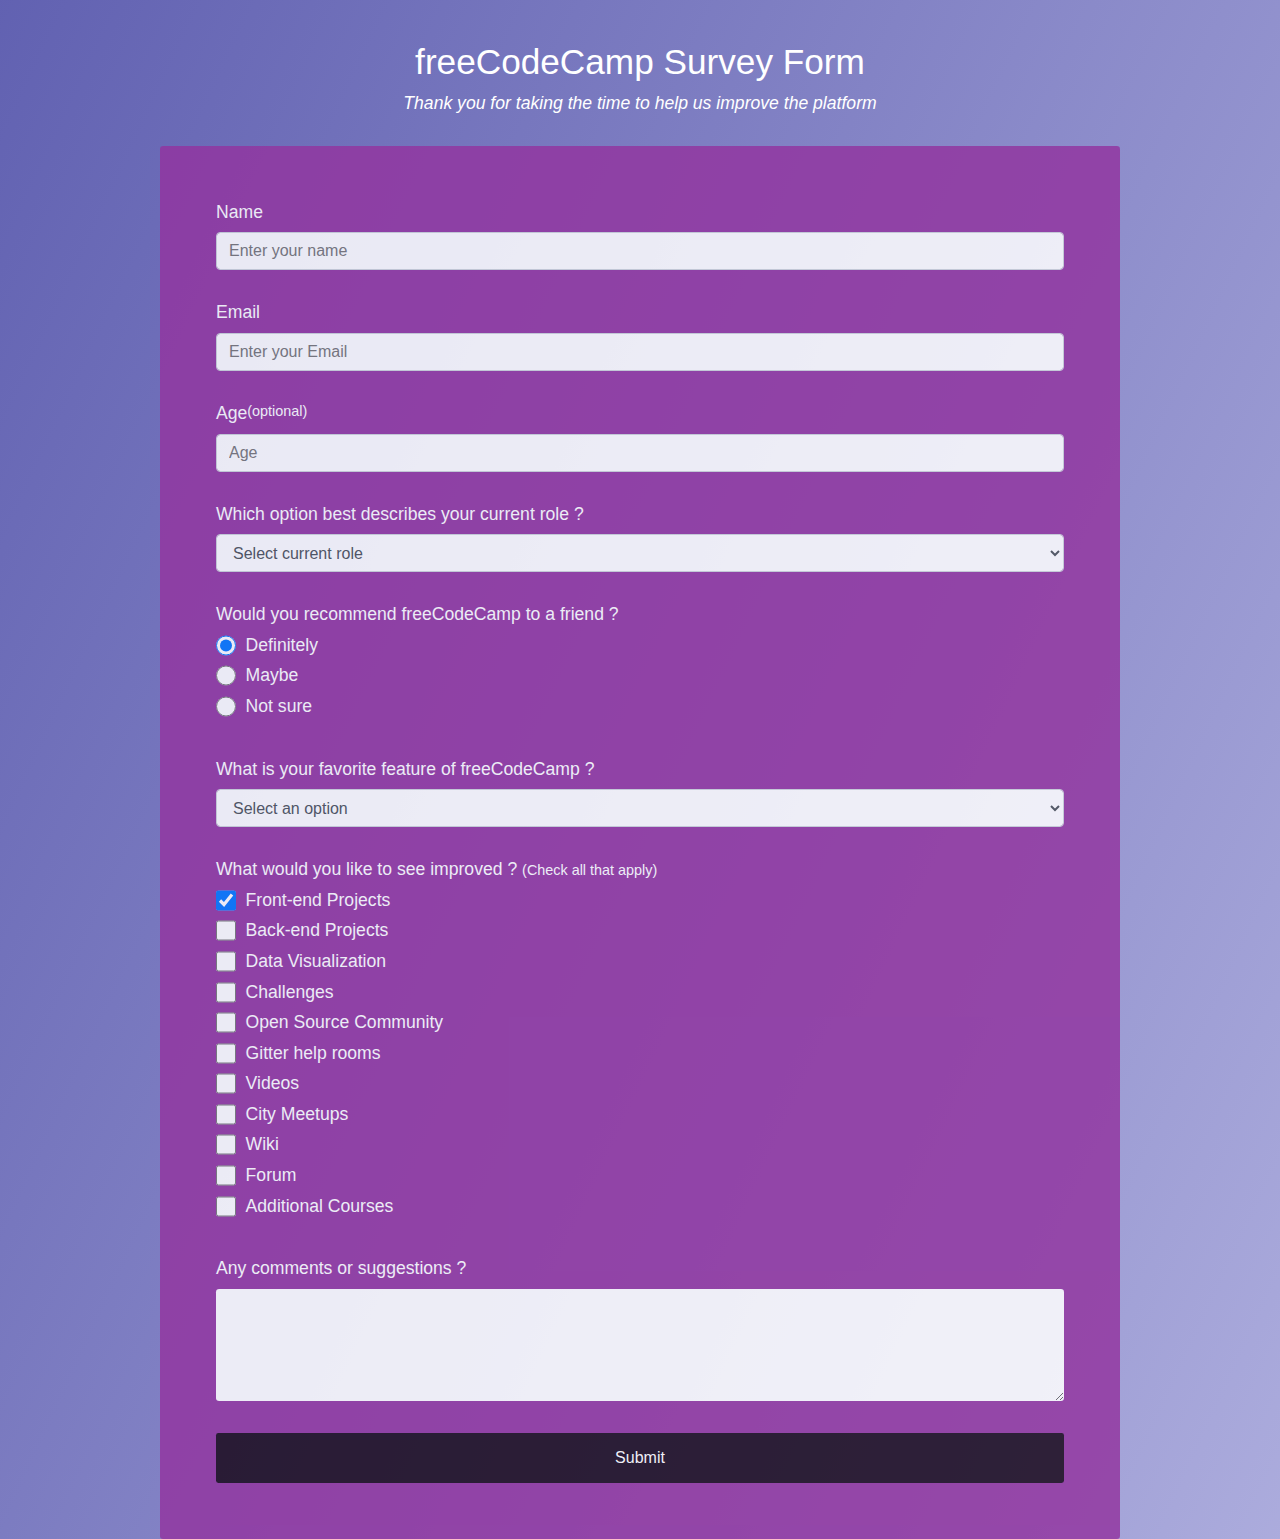
<file: 1. Survey_form/index.html>
<!DOCTYPE html>
<html lang="en">
  <head>
    <meta charset="UTF-8" />
    <link rel="stylesheet" href="styles.css" />
    <title>freeCodeCamp Survey Form</title>
  </head>
  <body>
    <header>
      <h1 id="title">freeCodeCamp Survey Form</h1>
      <p id="description">
        Thank you for taking the time to help us improve the platform
      </p>
    </header>

    <div class="container">
      <form id="survey-form">
        <div class="form-group">
          <label id="name-label">Name</label>
          <input
            id="name"
            type="text"
            placeholder="Enter your name"
            class="form-control"
            required
          />
        </div>

        <div class="form-group">
          <label id="email-label">Email</label>
          <input
            id="email"
            type="email"
            placeholder="Enter your Email"
            class="form-control"
            required
          />
        </div>

        <div class="form-group">
          <label id="number-label">Age <span>(optional)</span></label>
          <input
            id="number"
            type="number"
            min="10"
            max="100"
            class="form-control"
            placeholder="Age"
          />
        </div>

        <div class="form-group">
          <label>Which option best describes your current role ?</label>
          <select id="dropdown" class="form-control">
            <option disabled selected value>Select current role</option>
            <option value="student">Student</option>
            <option value="fulltimejob">Full time job</option>
            <option value="fulltimelearner">Full time learner</option>
            <option value="prefernottosay">Prefer not to say</option>
            <option value="other">Other</option>
          </select>
        </div>

        <div class="form-group">
          <p>Would you recommend freeCodeCamp to a friend ?</p>
          <label>
            <input
              type="radio"
              id="definitely"
              name="recommend"
              value="definitely"
              class="input-radio"
              checked
            />Definitely
          </label>

          <label>
            <input
              type="radio"
              id="maybe"
              name="recommend"
              value="maybe"
              class="input-radio"
            />Maybe
          </label>

          <label>
            <input
              type="radio"
              id="notsure"
              name="recommend"
              value="notsure"
              class="input-radio"
            />Not sure
          </label>
        </div>

        <div class="form-group">
          <p>What is your favorite feature of freeCodeCamp ?</p>
          <select id="dropdown-2" class="form-control">
            <option disabled selected value>Select an option</option>
            <option value="challenges">Challenges</option>
            <option value="projects">Projects</option>
            <option value="community">Community</option>
            <option value="opensource">Open Source</option>
          </select>
        </div>

        <div class="form-group">
          <p>
            What would you like to see improved ?
            <span>(Check all that apply)</span>
          </p>

          <label>
            <input
              type="checkbox"
              id="frontend"
              name="liketosee"
              value="frontend"
              class="input-checkbox"
              checked
            />Front-end Projects
          </label>

          <label>
            <input
              type="checkbox"
              id="backend"
              name="liketosee"
              value="backend"
              class="input-checkbox"
            />Back-end Projects
          </label>

          <label>
            <input
              type="checkbox"
              id="data"
              name="liketosee"
              value="data"
              class="input-checkbox"
            />Data Visualization
          </label>

          <label>
            <input
              type="checkbox"
              id="challenges"
              name="liketosee"
              value="challenges"
              class="input-checkbox"
            />Challenges
          </label>

          <label>
            <input
              type="checkbox"
              id="opensources"
              name="liketosee"
              value="opensources"
              class="input-checkbox"
            />Open Source Community
          </label>

          <label>
            <input
              type="checkbox"
              id="gitter"
              name="liketosee"
              value="gitter"
              class="input-checkbox"
            />Gitter help rooms
          </label>

          <label>
            <input
              type="checkbox"
              id="videos"
              name="liketosee"
              value="videos"
              class="input-checkbox"
            />Videos
          </label>

          <label>
            <input
              type="checkbox"
              id="city"
              name="liketosee"
              value="city"
              class="input-checkbox"
            />City Meetups
          </label>

          <label>
            <input
              type="checkbox"
              id="wiki"
              name="liketosee"
              value="wiki"
              class="input-checkbox"
            />Wiki
          </label>

          <label>
            <input
              type="checkbox"
              id="forum"
              name="liketosee"
              value="forum"
              class="input-checkbox"
            />Forum
          </label>

          <label>
            <input
              type="checkbox"
              id="courses"
              name="liketosee"
              value="courses"
              class="input-checkbox"
            />Additional Courses
          </label>
        </div>

        <div class="form-group">
          <p>Any comments or suggestions ?</p>
          <textarea
            id="comments"
            class="input-textarea"
            name="comment"
            placeholder="Enter you comment here..."
          >
          </textarea>
        </div>

        <div class="form-group">
          <button type="submit" id="submit" class="submit-button">
            Submit
          </button>
        </div>
      </form>
    </div>
  </body>
</html>
</file>
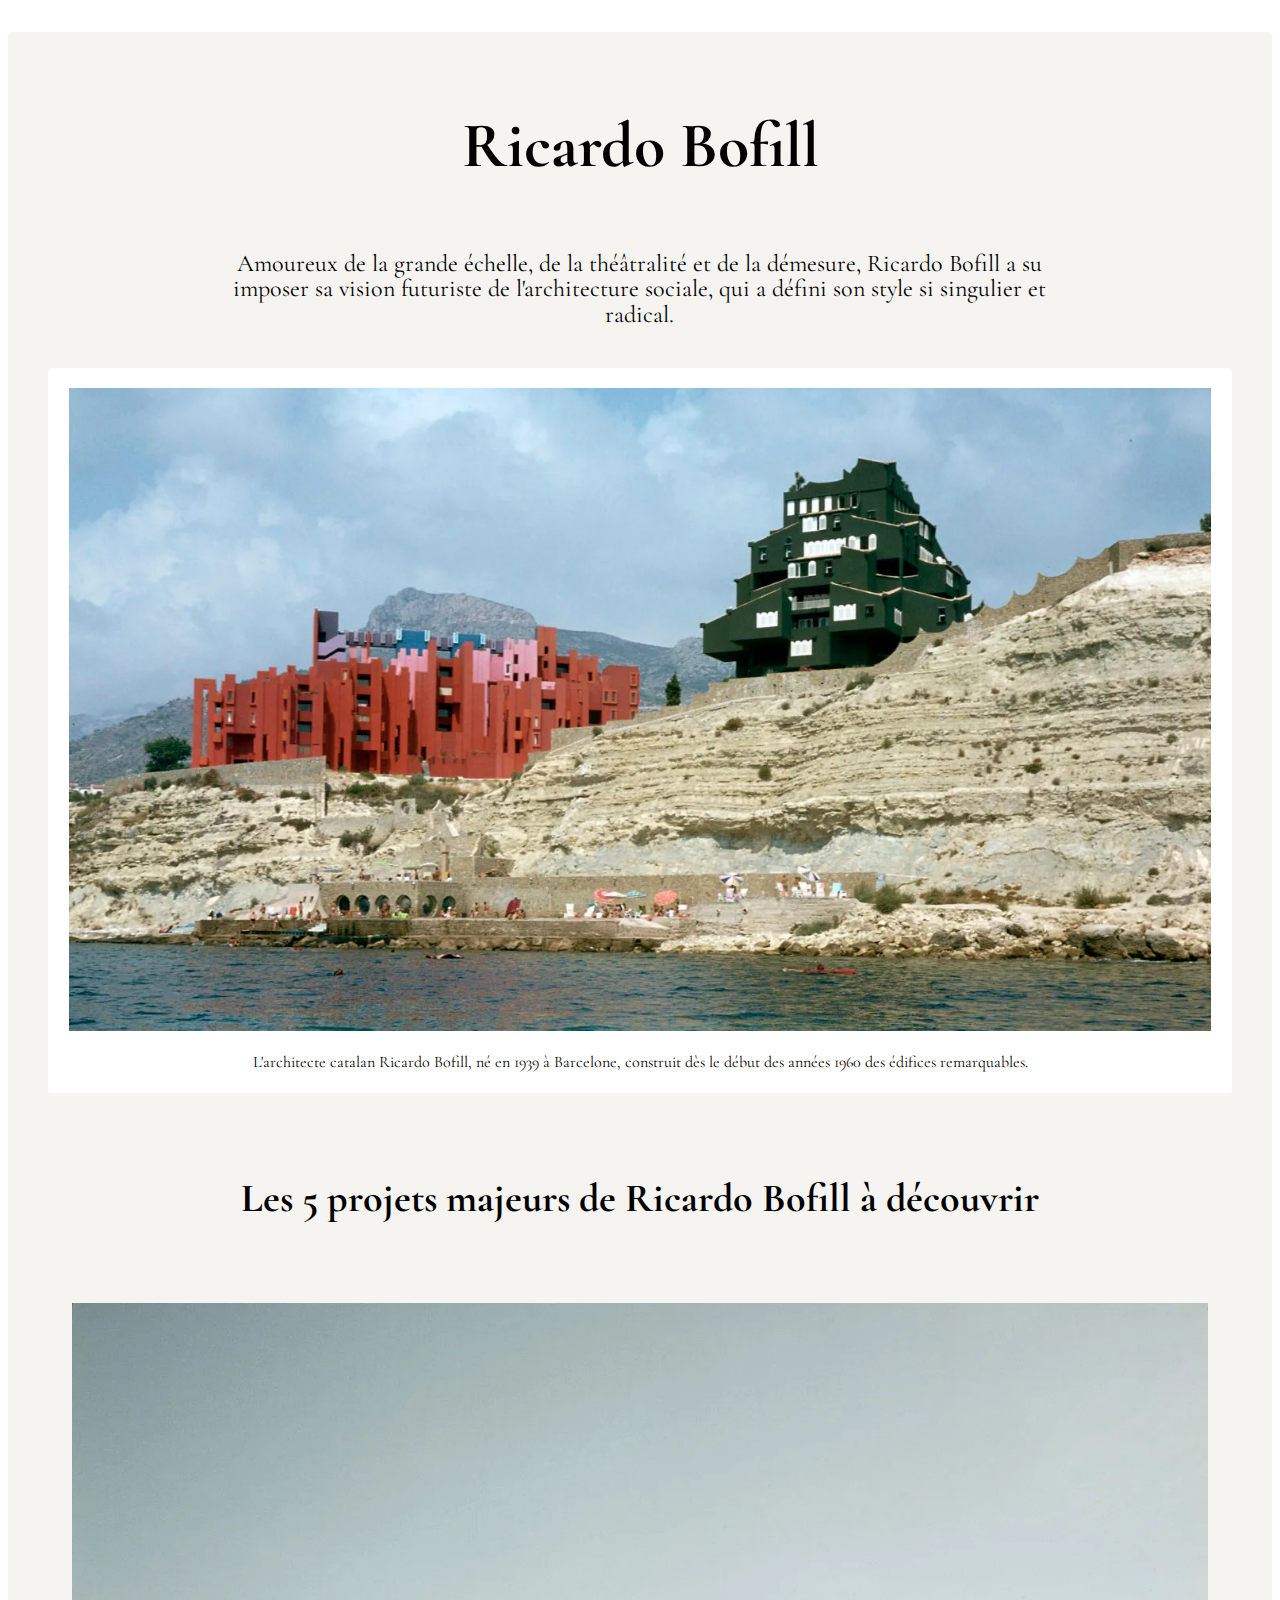
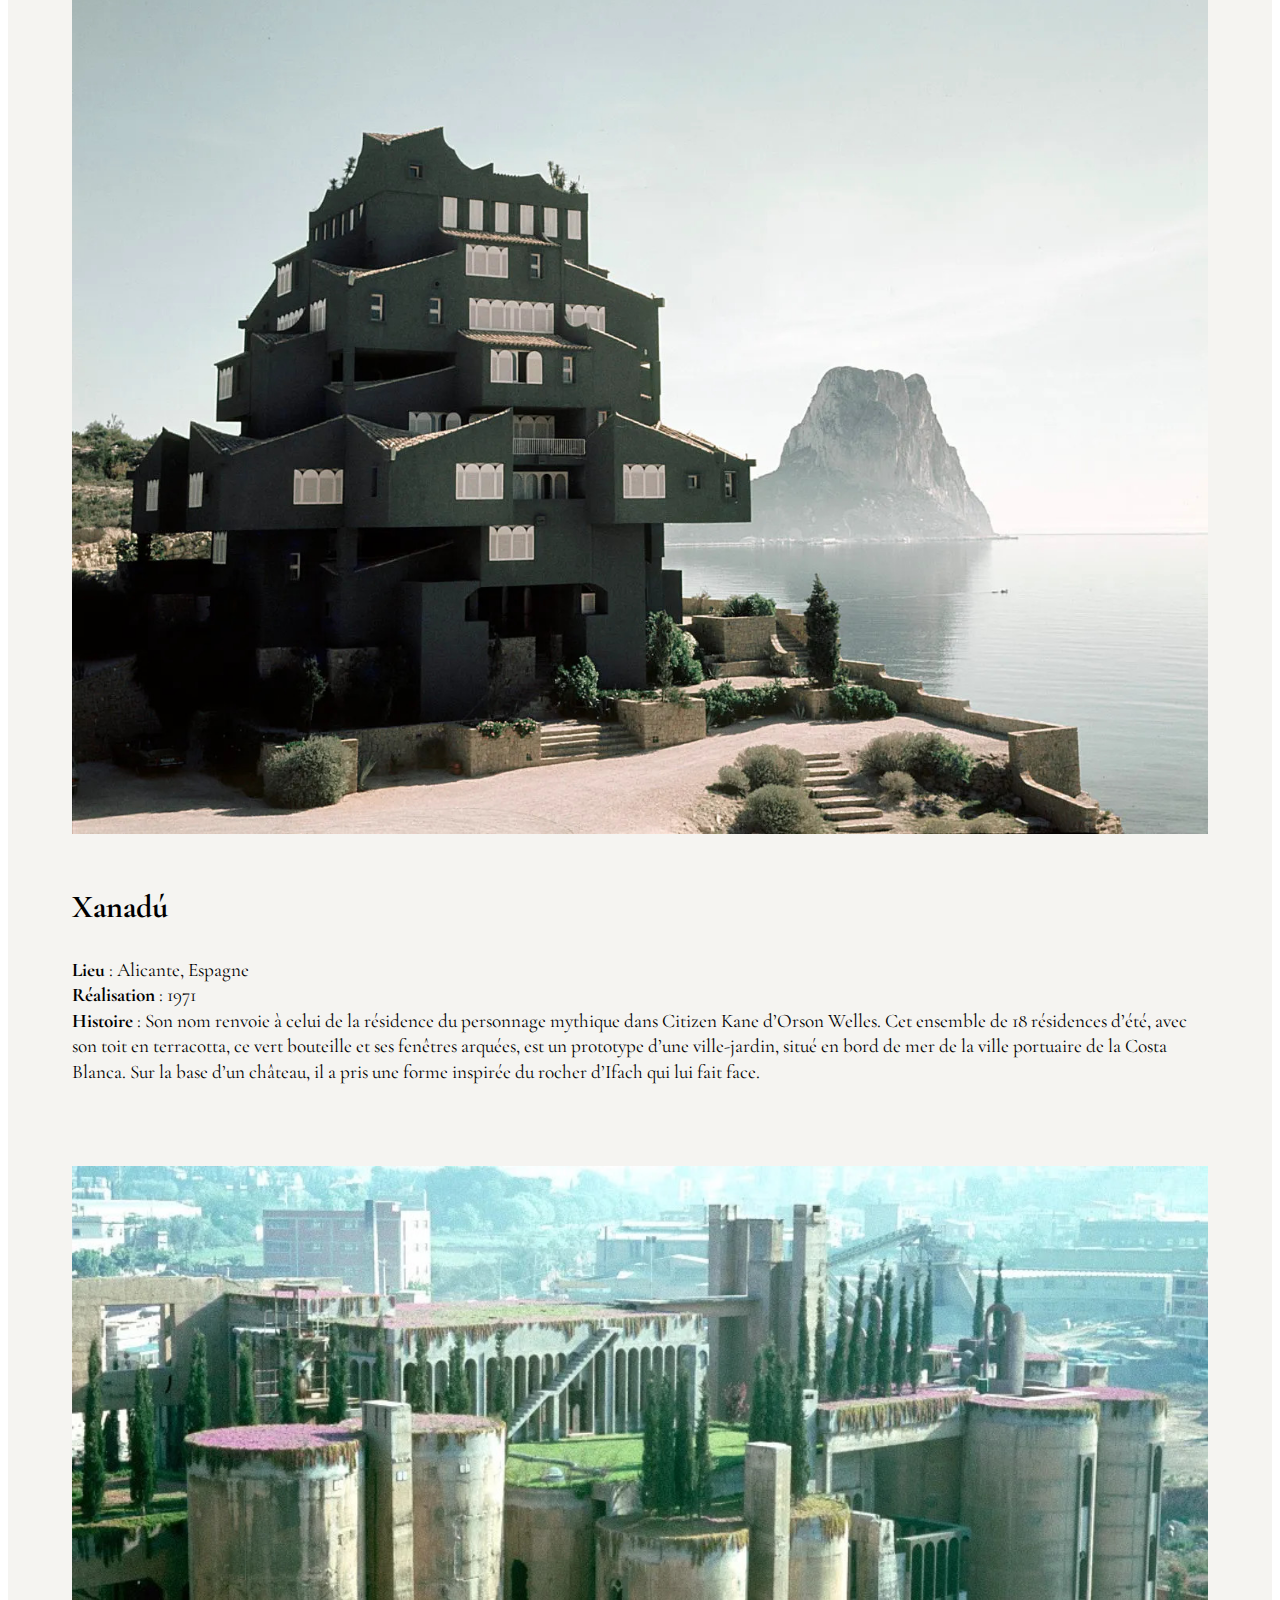
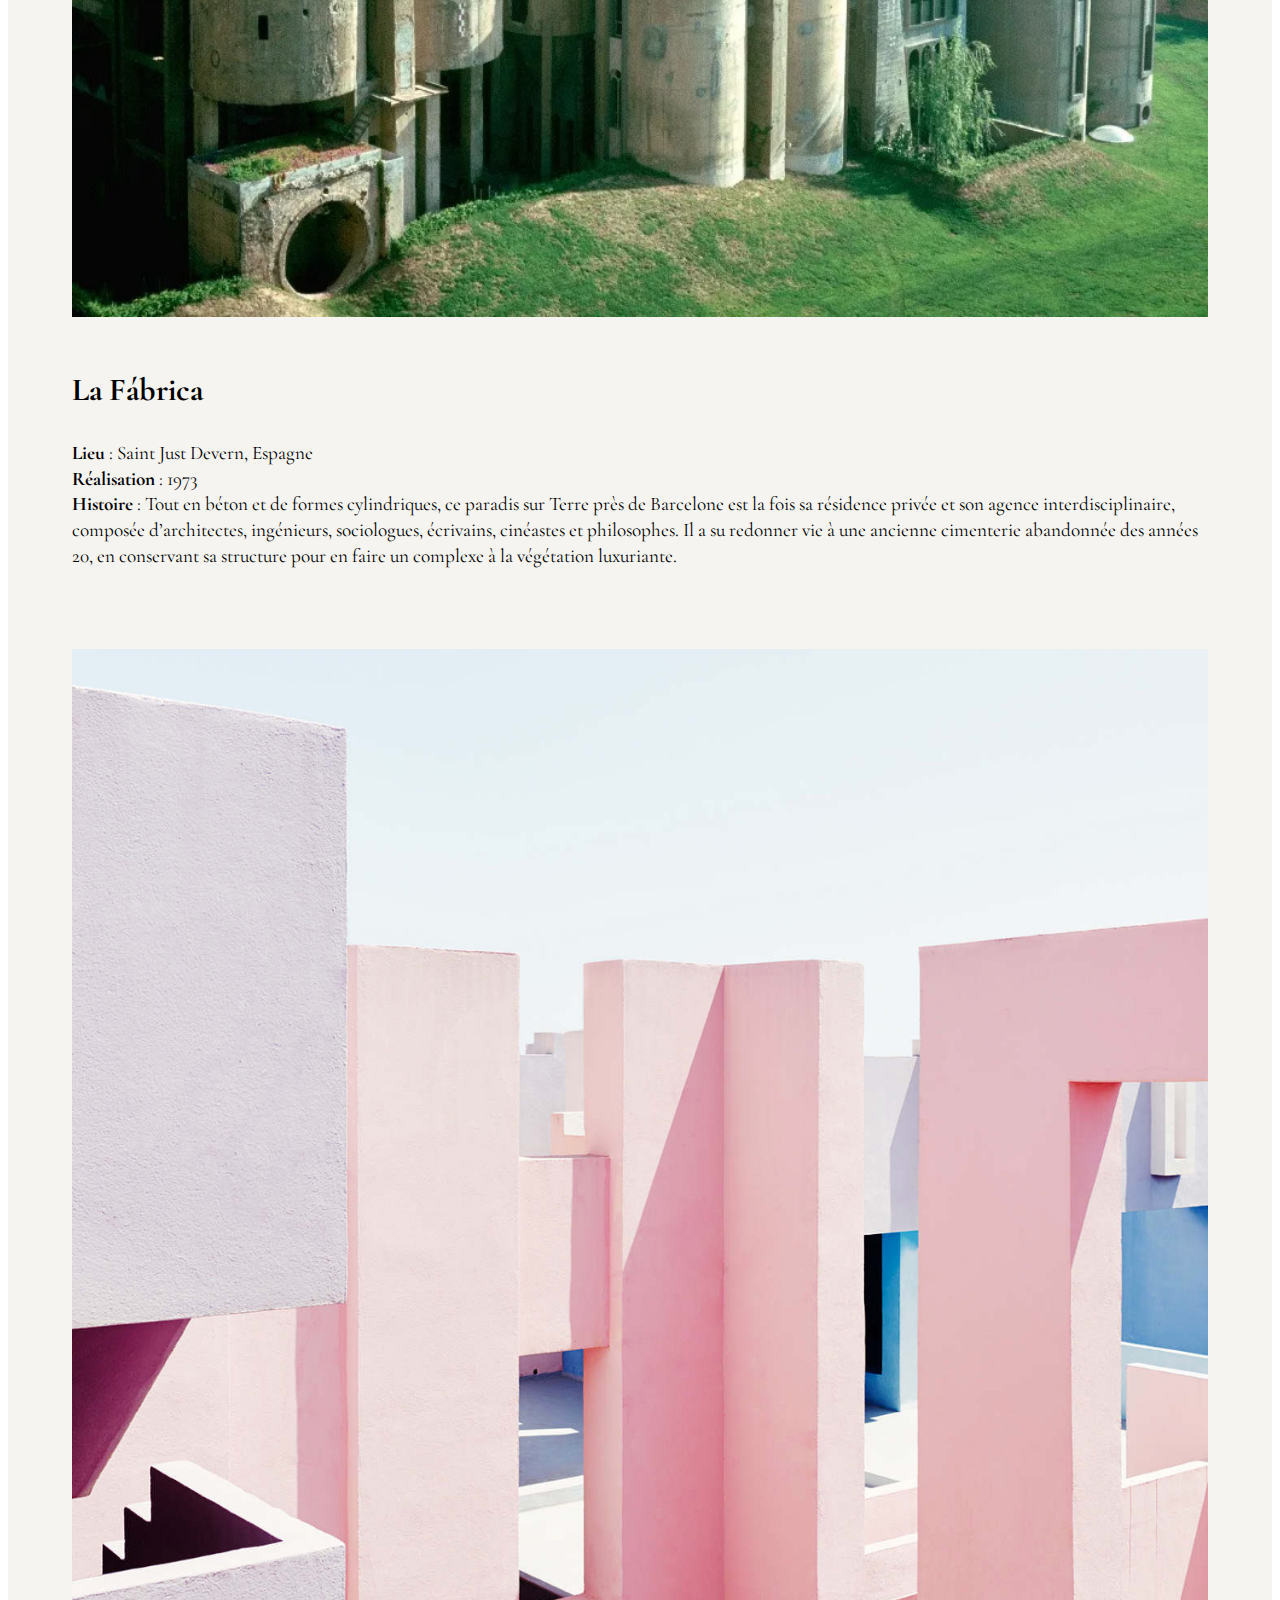
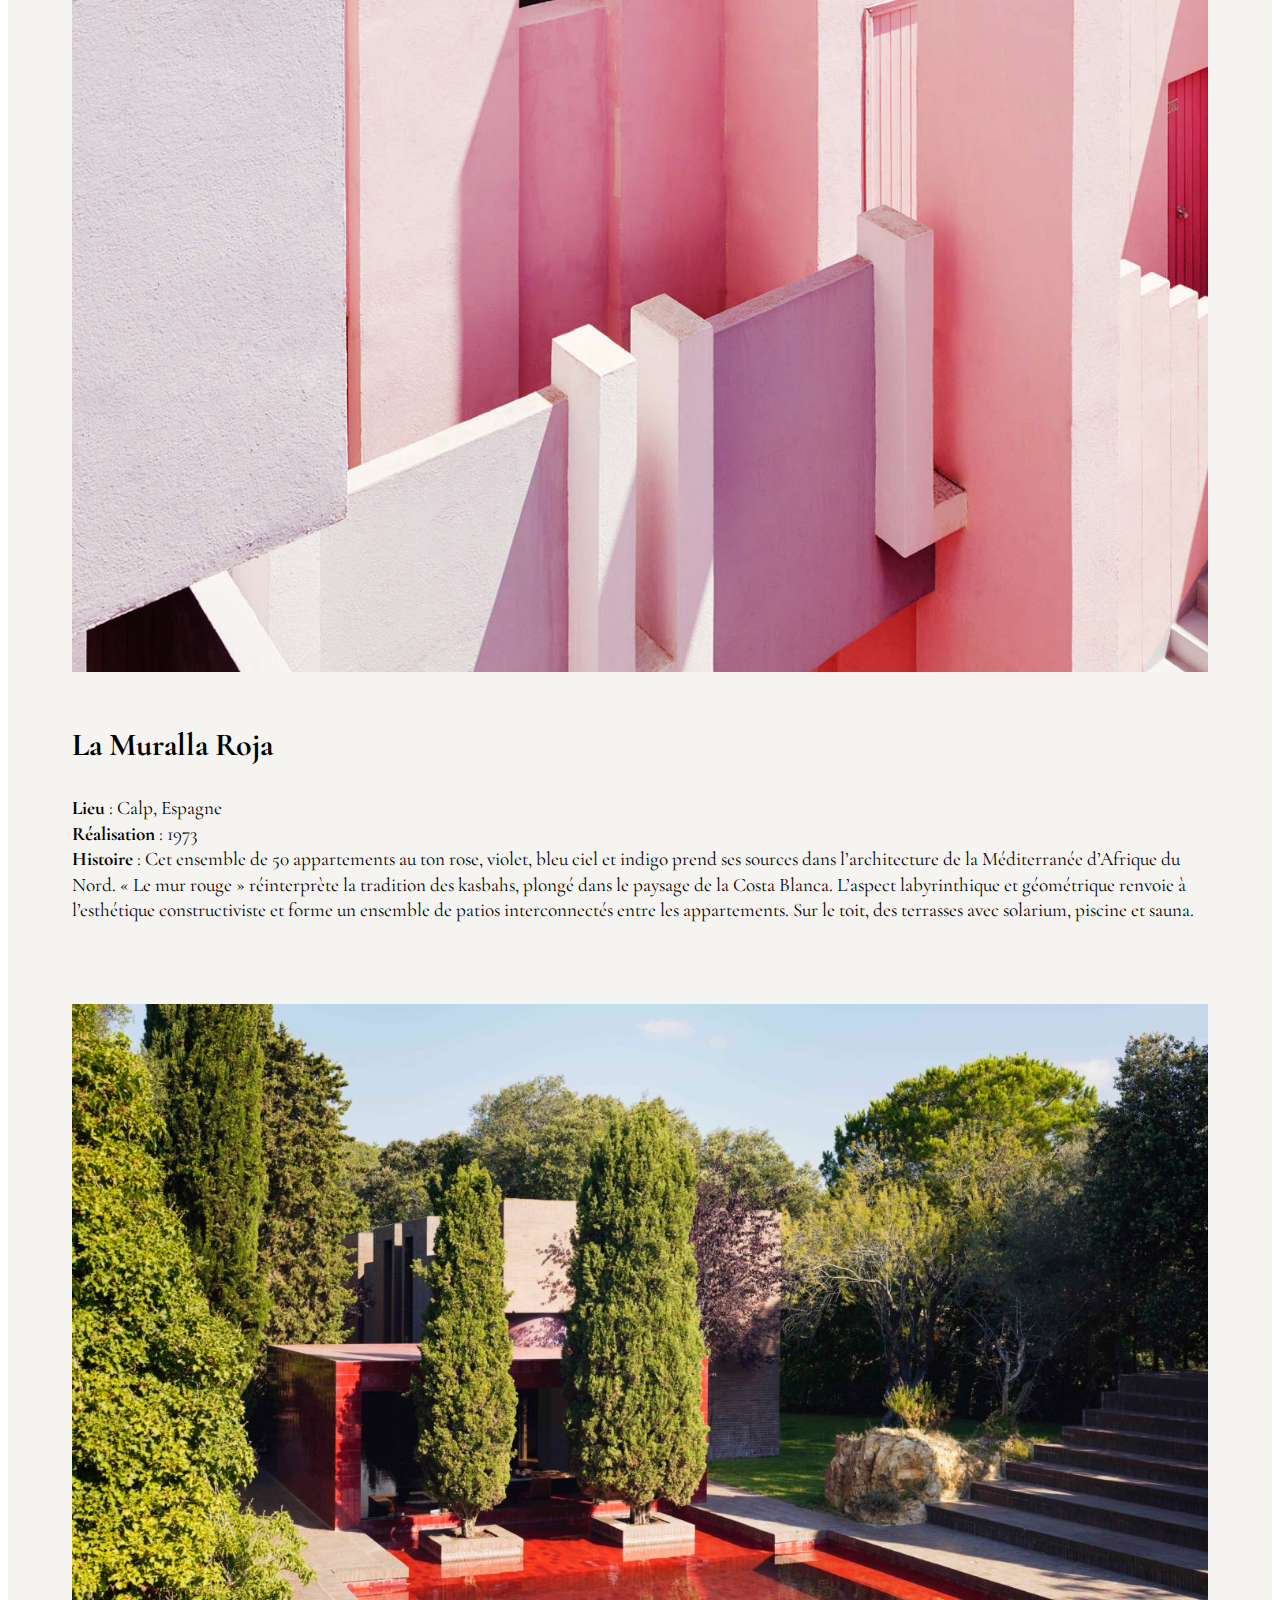
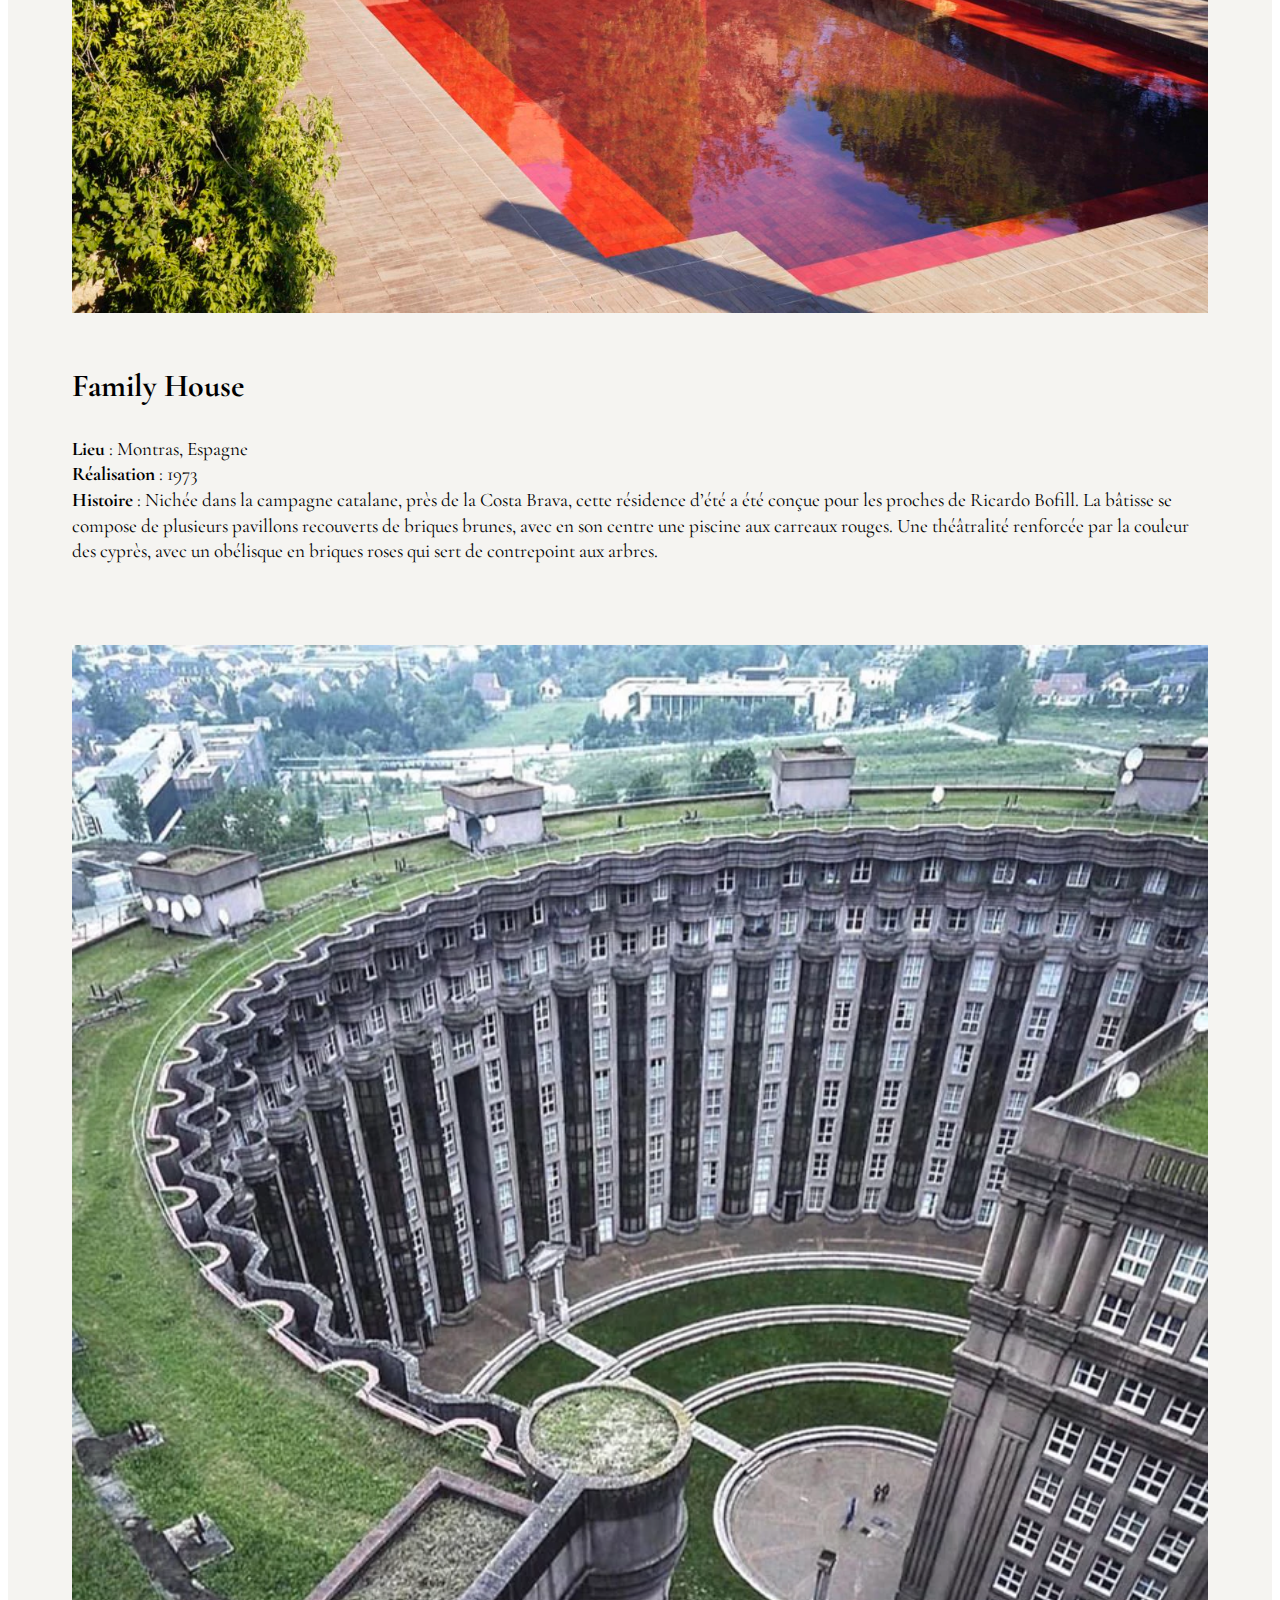
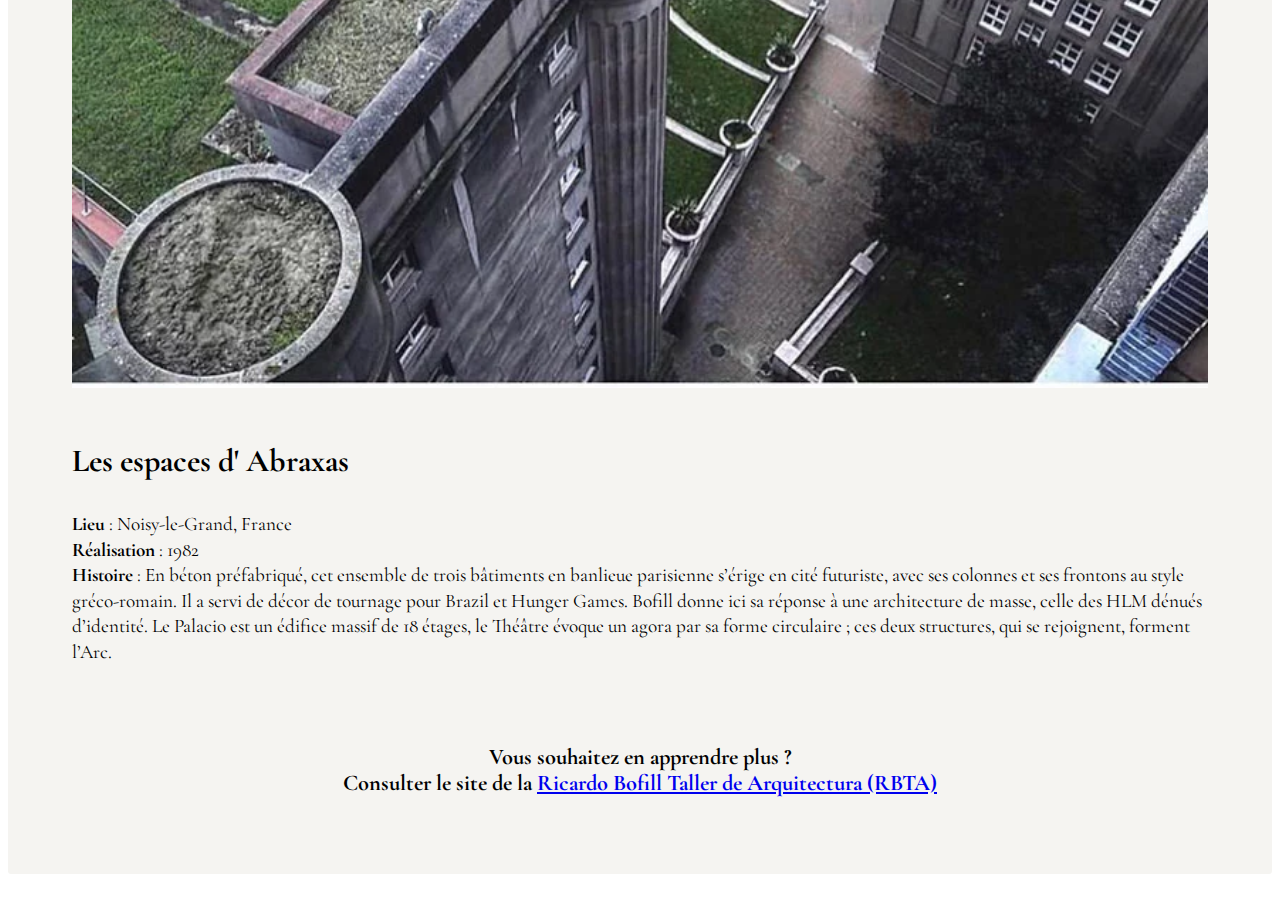
<file: 2. Tribute_page/index.html>
<!DOCTYPE html>
<html lang="en">
  <head>
    <meta charset="UTF-8" />
    <link rel="stylesheet" href="styles.css" />
    <title>Tribute Page</title>
  </head>
  <body>
    <main>
      <div class="header">
        <h1>Ricardo Bofill</h1>
        <p>
          Amoureux de la grande échelle, de la théâtralité et de la démesure,
          Ricardo Bofill a su imposer sa vision futuriste de l'architecture
          sociale, qui a défini son style si singulier et radical.
        </p>
      </div>

      <figure>
        <div class="img">
          <img
            src="./images/La_Manzanera_Calpe_Spain_Ricardo_Bofill_Taller_Arquitectura_01-1440x1440.jpg"
            alt="muralla_roja_xanadu_ricardo_bofill"
          />
        </div>
        <figcaption>
          L'architecte catalan Ricardo Bofill, né en 1939 à Barcelone, construit
          dès le début des années 1960 des édifices remarquables.
        </figcaption>
      </figure>

      <h2>Les 5 projets majeurs de Ricardo Bofill à découvrir</h2>

      <div>
        <div class="img img-projets">
          <img
            src="./images/Xanadu_Calpe_Spain_Ricardo_Bofill_Taller_Arquitectura.jpg"
            alt="Xanadu_Calpe_Spain_Ricardo_Bofill_Taller_Arquitectura"
          />
        </div>
        <div class="text-projets">
          <h3>Xanadú</h3>
          <li><strong>Lieu</strong> : Alicante, Espagne</li>
          <li><strong>Réalisation</strong> : 1971</li>
          <li>
            <strong>Histoire</strong> : Son nom renvoie à celui de la résidence
            du personnage mythique dans Citizen Kane d’Orson Welles. Cet
            ensemble de 18 résidences d’été, avec son toit en terracotta, ce
            vert bouteille et ses fenêtres arquées, est un prototype d’une
            ville-jardin, situé en bord de mer de la ville portuaire de la Costa
            Blanca. Sur la base d’un château, il a pris une forme inspirée du
            rocher d’Ifach qui lui fait face.
          </li>
        </div>
      </div>

      <div>
        <div class="img img-projets">
          <img
            src="./images/la_fabrica_ricardo_bofill.jpg"
            alt="La_Fabrica_Spain_Ricardo_Bofill_Taller_Arquitectura"
          />
        </div>
        <div class="text-projets">
          <h3>La Fábrica</h3>
          <li><strong>Lieu</strong> : Saint Just Devern, Espagne</li>
          <li><strong>Réalisation</strong> : 1973</li>
          <li>
            <strong>Histoire</strong> : Tout en béton et de formes cylindriques,
            ce paradis sur Terre près de Barcelone est la fois sa résidence
            privée et son agence interdisciplinaire, composée d’architectes,
            ingénieurs, sociologues, écrivains, cinéastes et philosophes. Il a
            su redonner vie à une ancienne cimenterie abandonnée des années 20,
            en conservant sa structure pour en faire un complexe à la végétation
            luxuriante.
          </li>
        </div>
      </div>

      <div>
        <div class="img img-projets">
          <img
            src="./images/Architecture-La-Muralla-Roja-Ricardo-Bofill-Alicante-Espagne-9.jpg"
            alt="La_Muralla_Roja_Spain_Ricardo_Bofill_Taller_Arquitectura"
          />
        </div>
        <div class="text-projets">
          <h3>La Muralla Roja</h3>
          <li><strong>Lieu</strong> : Calp, Espagne</li>
          <li><strong>Réalisation</strong> : 1973</li>
          <li>
            <strong>Histoire</strong> : Cet ensemble de 50 appartements au ton
            rose, violet, bleu ciel et indigo prend ses sources dans
            l’architecture de la Méditerranée d’Afrique du Nord. « Le mur rouge
            » réinterprète la tradition des kasbahs, plongé dans le paysage de
            la Costa Blanca. L’aspect labyrinthique et géométrique renvoie à
            l’esthétique constructiviste et forme un ensemble de patios
            interconnectés entre les appartements. Sur le toit, des terrasses
            avec solarium, piscine et sauna.
          </li>
        </div>
      </div>

      <div>
        <div class="img img-projets">
          <img
            src="./images/ricardo_bofill_taller_arquitectura_montras_house_spain_05-1440x1152.jpg"
            alt="Family_house_Spain_Ricardo_Bofill_Taller_Arquitectura"
          />
        </div>
        <div class="text-projets">
          <h3>Family House</h3>
          <li><strong>Lieu</strong> : Montras, Espagne</li>
          <li><strong>Réalisation</strong> : 1973</li>
          <li>
            <strong>Histoire</strong> : Nichée dans la campagne catalane, près
            de la Costa Brava, cette résidence d’été a été conçue pour les
            proches de Ricardo Bofill. La bâtisse se compose de plusieurs
            pavillons recouverts de briques brunes, avec en son centre une
            piscine aux carreaux rouges. Une théâtralité renforcée par la
            couleur des cyprès, avec un obélisque en briques roses qui sert de
            contrepoint aux arbres.
          </li>
        </div>
      </div>

      <div>
        <div class="img img-projets">
          <img
            src="./images/Espaces-Abraxas2.webp"
            alt="espaces-abraxas_france_Ricardo_Bofill_Taller_Arquitectura"
          />
        </div>
        <div class="text-projets">
          <h3>Les espaces d' Abraxas</h3>
          <li><strong>Lieu</strong> : Noisy-le-Grand, France</li>
          <li><strong>Réalisation</strong> : 1982</li>
          <li>
            <strong>Histoire</strong> : En béton préfabriqué, cet ensemble de
            trois bâtiments en banlieue parisienne s’érige en cité futuriste,
            avec ses colonnes et ses frontons au style gréco-romain. Il a servi
            de décor de tournage pour Brazil et Hunger Games. Bofill donne ici
            sa réponse à une architecture de masse, celle des HLM dénués
            d’identité. Le Palacio est un édifice massif de 18 étages, le
            Théâtre évoque un agora par sa forme circulaire ; ces deux
            structures, qui se rejoignent, forment l’Arc.
          </li>
        </div>
      </div>

      <div>
        <p class="text-outro">
          <strong
            >Vous souhaitez en apprendre plus ? <br />Consulter le site de la
            <a href="https://ricardobofill.com/ca/"
              >Ricardo Bofill Taller de Arquitectura (RBTA)</a
            >
          </strong>
        </p>
      </div>
    </main>
  </body>
</html>
</file>
<file: 1. Survey_form/styles.css>
* {
  margin: 0;
  padding: 0;
  box-sizing: border-box;
}

body {
  font-family: Verdana, sans-serif;
  font-size: 1rem;
  background-image: linear-gradient(
      115deg,
      rgba(58, 58, 158, 0.8),
      rgba(136, 136, 206, 0.7)
    ),
    url(https://cdn.freecodecamp.org/testable-projects-fcc/images/survey-form-background.jpeg);
}

header {
  margin: 2rem 0 2rem 0;
}

h1 {
  text-align: center;
  line-height: 3.8rem;
  font-size: 2.2rem;
  font-weight: 400;
}

p {
  margin-top: 0;
  margin-bottom: 0.6rem;
  font-size: 1.1rem;
}

h1,
p {
  color: white;
}

header p {
  text-align: center;
  font-style: italic;
}

label {
  display: flex;
  margin-bottom: 0.6rem;
  font-size: 1.1rem;
}

span {
  font-size: 0.9rem;
}

input,
select,
textarea {
  font-family: inherit;
  font-size: inherit;
  line-height: inherit;
}

.container {
  width: 75%;
  margin: auto;
  background-color: #9235a0f9;
  opacity: 85%;
  padding: 1.5rem;
  border-radius: 0.2rem;
  color: white;
}

.form-group {
  display: flex;
  flex-direction: column;
  margin: 2rem;
}

.form-control {
  display: block;
  width: 100%;
  height: 2.375rem;
  padding: 0.375rem 0.75rem;
  color: #495057;
  background-color: #fff;
  background-clip: padding-box;
  border: 1px solid #ced4da;
  border-radius: 0.25rem;
  transition: border-color 0.15s ease-in-out, box-shadow 0.15s ease-in-out;
}

.input-checkbox,
.input-radio {
  display: inline-block;
  margin-right: 0.6rem;
  min-height: 1.25rem;
  min-width: 1.25rem;
}

.input-textarea {
  width: 100%;
  min-height: 7rem;
  padding: 0.6rem;
  border-radius: 0.2rem;
  border: none;
}

.submit-button {
  padding: 1rem;
  background-color: rgba(0, 0, 0, 0.818);
  font-size: 1rem;
  color: white;
  border-radius: 0.15rem;
  cursor: pointer;
  border: none;
}
</file>
<file: 2. Tribute_page/styles.css>
@import url("https://fonts.googleapis.com/css2?family=Cormorant+Garamond:ital,wght@0,300;0,400;0,500;0,600;0,700;1,300;1,400;1,500;1,600;1,700&family=Noto+Sans:ital,wght@0,100..900;1,100..900&display=swap");

* {
  font-family: "Cormorant Garamond", "Noto Sans";
}

main {
  background-color: #f5f4f1;
  border-radius: 3px;
  padding: 2rem 0;
  margin: 2rem 0;
}

h1 {
  font-size: 4rem;
}

.header {
  display: flex;
  flex-direction: column;
  align-items: center;
}

h1 + p {
  text-align: center;
  max-width: 70%;
  line-height: 1.6rem;
  font-size: 1.5rem;
}

figure {
  padding: 1.3rem;
  background-color: white;
  border-radius: 3px;
}

figcaption {
  text-align: center;
  padding-top: 1rem;
}

h2 {
  text-align: center;
  padding-top: 3rem;
  font-size: 2.5rem;
}

.img {
  width: auto;
  object-fit: cover;
}

img {
  width: 100%;
  height: 100%;
}

.img-projets {
  padding: 3rem 4rem 1rem 4rem;
}

h3 {
  padding-left: 4rem;
  font-size: 2rem;
}

li {
  padding-left: 4rem;
  line-height: 1.6rem;
  font-size: 1.2rem;
}

.text-projets {
  padding-right: 4rem;
  padding-bottom: 2rem;
}

.text-outro {
  text-align: center;
  padding: 1.5rem;
  line-height: 1.6rem;
  font-size: 1.4rem;
}

a:visited {
  color: rgb(233, 81, 81);
}

a:hover {
  color: green;
}
</file>
